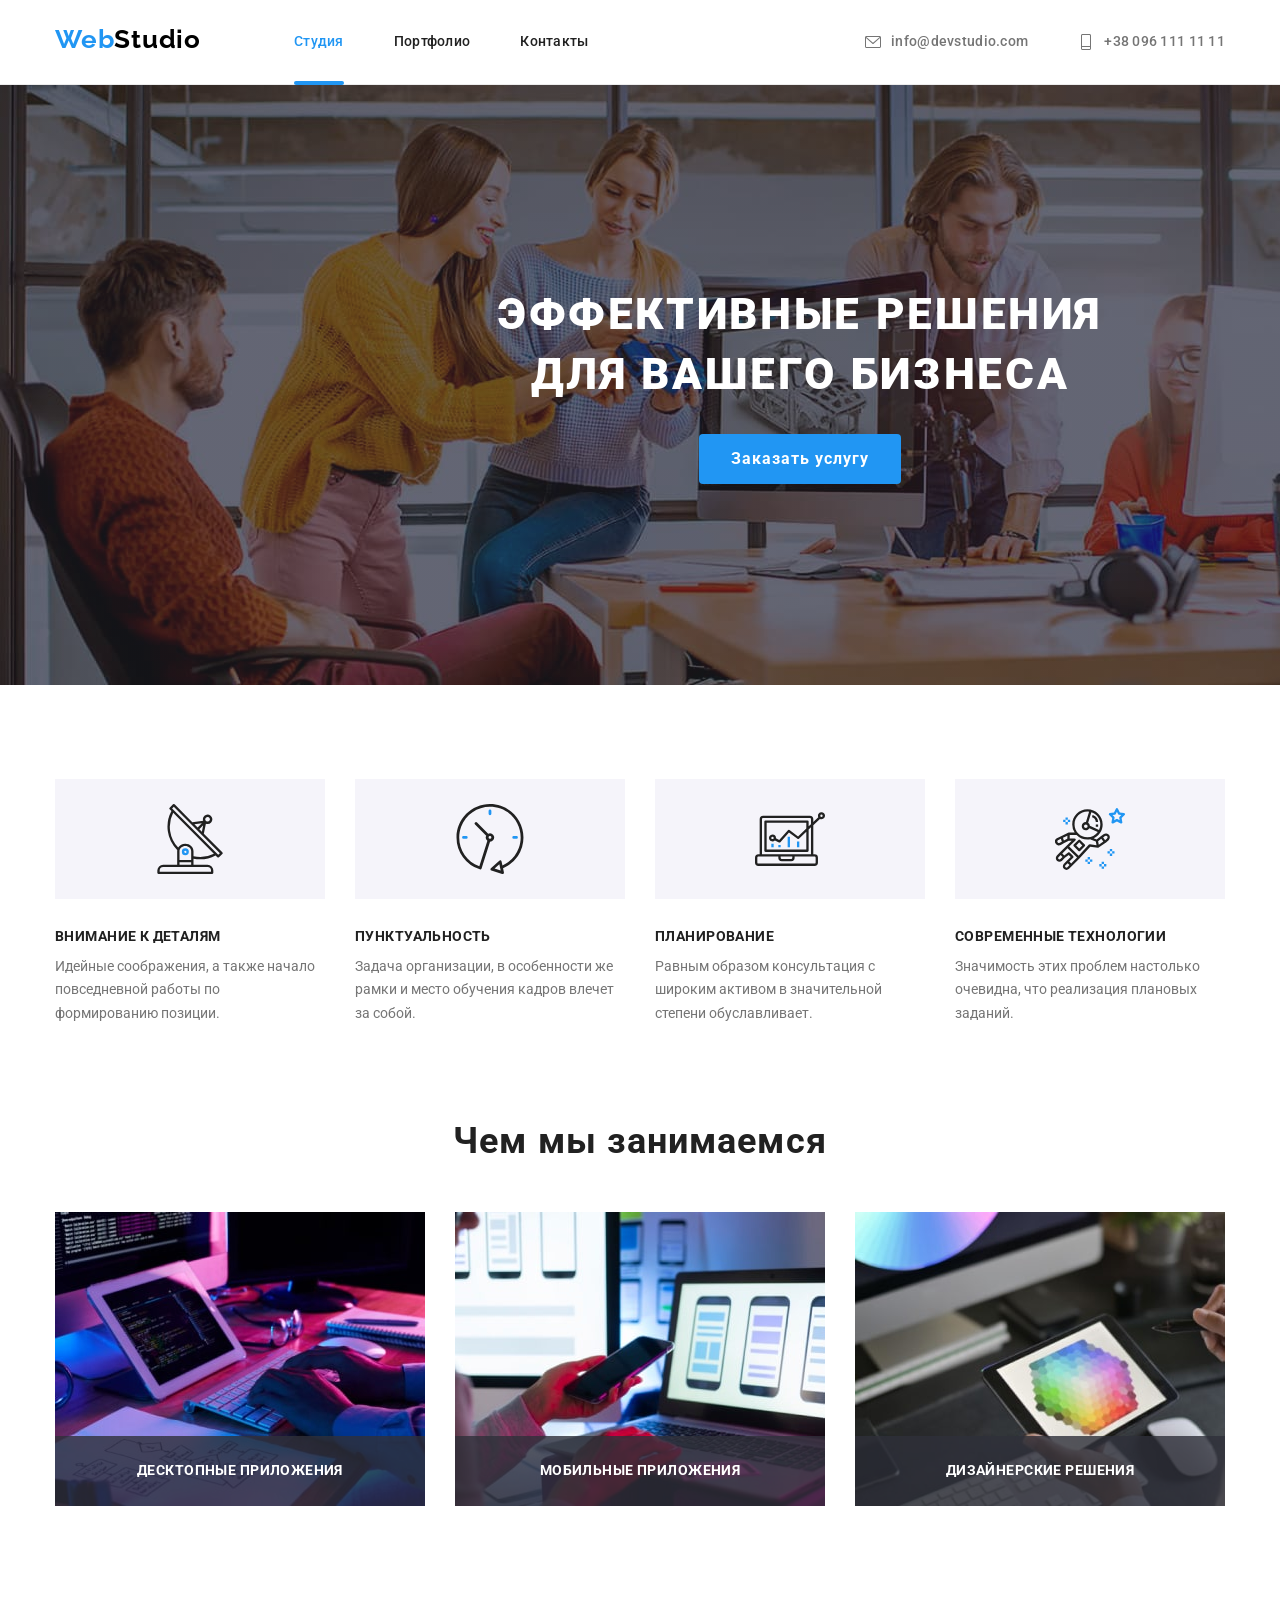
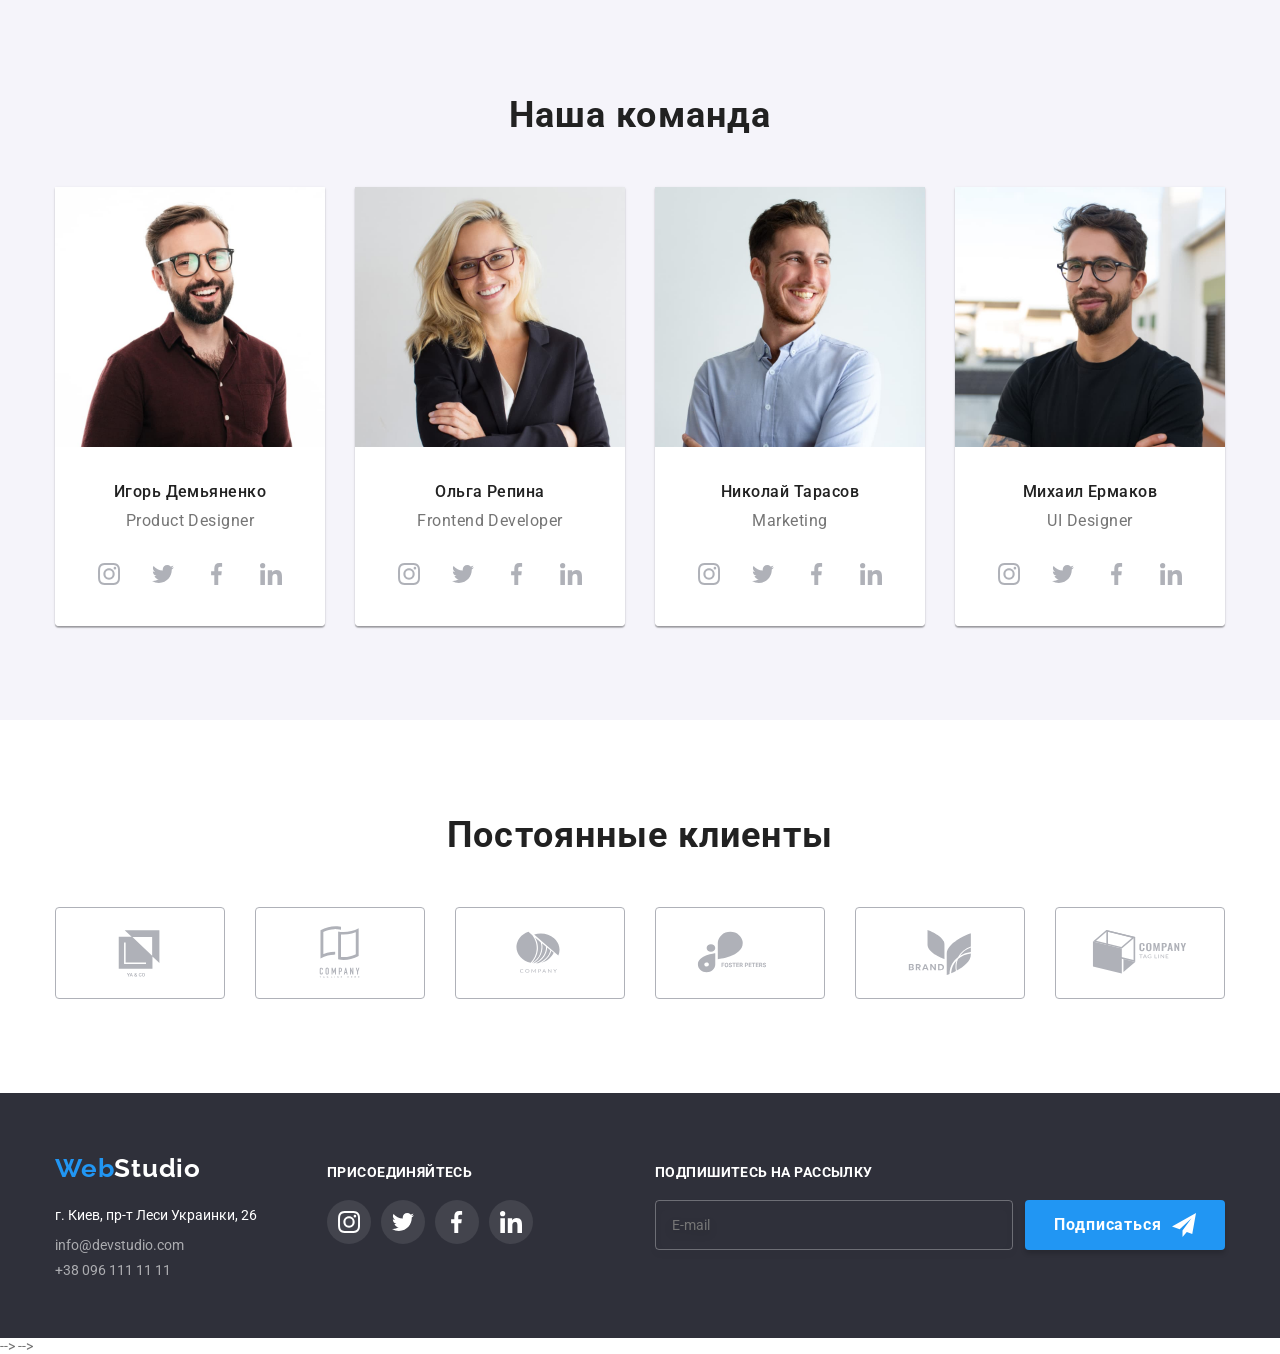
<file: index.html>
<!DOCTYPE html>
<html lang="ru">
<head>
   <meta charset="UTF-8">
   <meta http-equiv="X-UA-Compatible" content="IE=edge">
   <meta name="viewport" content="width=device-width, initial-scale=1.0">
   <title>Студия</title>
   <link href="https://fonts.googleapis.com/css2?family=Raleway:wght@700&family=Roboto:wght@400;500;700;900&display=swap"
      rel="stylesheet">
   <link rel="stylesheet" href="https://cdnjs.cloudflare.com/ajax/libs/modern-normalize/1.1.0/modern-normalize.min.css" />
   <link rel="stylesheet" href="./css/main.min.css">

</head> 
<body>
      <!-- ----------------------------------------------------Header -->
    <header class="header">
      <div class="container container--flex">
      <a href="./index.html" rel="noopener noreferrer" class="logo" lang="en">Web<span class="logo__primary">Studio</span></a>
      <nav class="nav">
         <ul class="nav__list">
            <li class="nav__item"><a class="nav__link nav__link--curent" href="./index.html">Студия</a></li>
            <li class="nav__item"><a class="nav__link" href="./portfolio.html">Портфолио</a></li>
            <li class="nav__item"><a class="nav__link" href="">Контакты</a></li>
         </ul>
      </nav>
         <ul class="contact">
            <li class="contact__item">
               <a class="contact__link" href="mailto:info@devstudio.com"><svg class="contact__icon">
                  <use href="./images/icons/icons-svg/icon.svg#icon-mail-icon" ></use>
               </svg>info@devstudio.com</a></li>
            <li class="contact__item">
               <a class="contact__link" href="tel:+380961111111"><svg class="contact__icon">
                  <use href="./images/icons/icons-svg/icon.svg#icon-phone-icon" ></use>
               </svg>+38 096 111 11 11</a>
            </li>
         </ul>
      </div>
   </header>
   <main>
      <!------------------------------------------------------ Hero -->
      <section class="section hero">
         <div class="container">
            <h1 class="hero__title">Эффективные решения для вашего бизнеса</h1>
            <button class="hero__button" type="button" data-modal-open>Заказать услугу</button>
         </div>
      </section>
      <!-- -----------------------------------------------Особенности -->
       <section class="features section">
         <div class="container">
            <h2 class="visually-hidden">Особенности</h2>
            <ul class="features__list">
               <li class="features__item">
                  <div class="features__box">
                     <svg class="features__icon">
                        <use href="./images/icons/features-icon/features-icon.svg#icon-antenna1"></use>
                     </svg>
                  </div>
                  <h3 class="features__caption">Внимание к деталям</h3>
                  <p class="features__text">Идейные соображения, а также начало повседневной работы по формированию позиции.</p>
               </li>
               <li class="features__item">
                  <div class="features__box">
                     <svg class="features__icon">
                        <use href="./images/icons/features-icon/features-icon.svg#icon-clock2"></use>
                     </svg>
                  </div>
                  <h3 class="features__caption">Пунктуальность</h3>
                  <p class="features__text">Задача организации, в особенности же рамки и место обучения кадров влечет за собой.</p>
               </li>
               <li class="features__item">
                  <div class="features__box">
                     <svg class="features__icon">
                        <use href="./images/icons/features-icon/features-icon.svg#icon-diagram3"></use>
                     </svg>
                  </div>
                  <h3 class="features__caption">Планирование</h3>
                  <p class="features__text">Равным образом консультация с широким активом в значительной степени обуславливает.</p>
               </li>
               <li class="features__item">
                  <div class="features__box">
                     <svg class="features__icon">
                        <use href="./images/icons/features-icon/features-icon.svg#icon-astronaut-4"></use>
                     </svg>
                  </div>
                  <h3 class="features__caption">Современные технологии</h3>
                  <p class="features__text">Значимость этих проблем настолько очевидна, что реализация плановых заданий.</p>
               </li>
            </ul>
         </div>
      </section>
      <!-- ---------------------------------------------Чем занимаемся-->
       <section class="work section"> 
         <div class="container">
            <h2 class="work__title title">Чем мы занимаемся</h2>
            <ul class="work__list">
               <li class="work__item">
                  <div class="overlay__box">
                     <p class="overlay__text">Десктопные приложения</p>
                  </div>
                  <picture>
                     <source 
                     srcset="./images/work/img-desktop@1x.jpg 1x, ./images/work/img-desktop@2x.jpg 2x"
                     media="(min-width:1200px)">
                     <img class="work__image" width="370" height="294" src="./images/work/img-desktop@1x.jpg" alt="кодирование">
                  </picture>
               </li>
               <li class="work__item">
                  <div class="overlay__box">
                     <p class="overlay__text">Мобильные приложения</p>
                  </div>
                  <picture>
                     <source srcset="./images/work/img1-desktop@1x.jpg 1x, ./images/work/img1-desktop@2x.jpg 2x" media="(min-width:1200px)">
                     <img class="work__image" width="370" height="294" src="./images/work/img1-desktop@1x.jpg" alt="сервис">
                  </picture>
               </li>
               <li class="work__item">
                  <div class="overlay__box">
                     <p class="overlay__text">Дизайнерские решения</p>
                  </div>
                  <picture>
                     <source srcset="./images/work/img2-desktop@1x.jpg 1x, ./images/work/img2-desktop@2x.jpg 2x" media="(min-width:1200px)">
                     <img class="work__image" width="370" height="294" src="./images/work/img2-desktop@1x.jpg" alt="дизайн">
                  </picture>
                  
               </li>
            </ul>
         </div>
      </section> 
      <!-- ---------------------------------------------Наша команда -->
      <section class="team">
         <div class="container">
            <h2 class="team__title title">Наша команда</h2>
            <ul class="team__list">
               <li class="team__item">
                  <picture>
                     <source srcset="./images/team/person1.jpg 1x, ./images/team/person1-desktop@2x.jpg 2x" media="(min-width:1200px)">
                     <source srcset="./images/team/person1-tablet@1x.jpg 1x, ./images/team/person1-tablet@2x.jpg 2x" media="(min-width:768px)">
                     <source srcset="./images/team/person1-mob@1x.jpg 1x, ./images/team/person1-mob@2x.jpg 2x" media="(min-width:480px)">
                     <img src="./images/team/person1.jpg" alt="персонал1" class="team__pictures">
                  </picture>
                  <div class="team-box">
                     <h3 class="team-box__caption">Игорь Демьяненко</h3>
                     <p class="team-box__text" lang="en">Product Designer</p>
                     <ul class="team-icon__list">
                        <li class="team-icon__item">
                           <a href="#" class="team-icon__link">
                              <svg class="team-icon__icon">
                                 <use href="./images/icons/icons-svg/icon.svg#icon-instagram-icon"></use>
                              </svg>
                           </a>
                        </li>
                        <li class="team-icon__item">
                           <a href="#" class="team-icon__link">
                              <svg class="team-icon__icon">
                                 <use href="./images/icons/icons-svg/icon.svg#icon-twitter-icon"></use>
                              </svg>
                           </a>
                        </li>
                        <li class="team-icon__item">
                           <a href="#" class="team-icon__link">
                              <svg class="team-icon__icon">
                                 <use href="./images/icons/icons-svg/icon.svg#icon-facebook-icon"></use>
                              </svg>
                           </a>
                        </li>
                        <li class="team-icon__item">
                           <a href="#" class="team-icon__link">
                              <svg class="team-icon__icon">
                                 <use href="./images/icons/icons-svg/icon.svg#icon-linkedin-icon"></use>
                              </svg>
                           </a>
                        </li>
                     </ul>
                  </div>
               </li>
               <li class="team__item">
                  <picture>
                     <source srcset="./images/team/person2.jpg 1x, ./images/team/person2-desktop@2x.jpg 2x" media="(min-width:1200px)">
                     <source srcset="./images/team/person2-tablet@1x.jpg 1x, ./images/team/person2-tablet@2x.jpg 2x" media="(min-width:768px)">
                     <source srcset="./images/team/person2-mob@1x.jpg 1x, ./images/team/person2-mob@2x.jpg 2x" media="(min-width:480px)">
                     <img src="./images/team/person2.jpg" alt="персонал1" class="team__pictures">
                  </picture>
                  <div class="team-box">
                     <h3 class="team-box__caption">Ольга Репина</h3>
                     <p class="team-box__text" lang="en">Frontend Developer</p>
                     <ul class="team-icon__list">
                        <li class="team-icon__item">
                           <a href="#" class="team-icon__link">
                              <svg class="team-icon__icon">
                                 <use href="./images/icons/icons-svg/icon.svg#icon-instagram-icon"></use>
                              </svg>
                           </a>
                        </li>
                        <li class="team-icon__item">
                           <a href="#" class="team-icon__link">
                              <svg class="team-icon__icon">
                                 <use href="./images/icons/icons-svg/icon.svg#icon-twitter-icon"></use>
                              </svg>
                           </a>
                        </li>
                        <li class="team-icon__item">
                           <a href="#" class="team-icon__link">
                              <svg class="team-icon__icon">
                                 <use href="./images/icons/icons-svg/icon.svg#icon-facebook-icon"></use>
                              </svg>
                           </a>
                        </li>
                        <li class="team-icon__item">
                           <a href="#" class="team-icon__link">
                              <svg class="team-icon__icon">
                                 <use href="./images/icons/icons-svg/icon.svg#icon-linkedin-icon"></use>
                              </svg>
                           </a>
                        </li>
                     </ul>
                  </div>
               </li>
               <li class="team__item">
                  <picture>
                     <source srcset="./images/team/person3.jpg 1x, ./images/team/person3-desktop@2x.jpg 2x" media="(min-width:1200px)">
                     <source srcset="./images/team/person3-tablet@1x.jpg 1x, ./images/team/person3-tablet@2x.jpg 2x" media="(min-width:768px)">
                     <source srcset="./images/team/person3-mob@1x.jpg 1x, ./images/team/person3-mob@2x.jpg 2x" media="(min-width:480px)">
                     <img src="./images/team/person3.jpg" alt="персонал1" class="team__pictures">
                  </picture>
                  <div class="team-box">
                     <h3 class="team-box__caption">Николай Тарасов</h3>
                     <p class="team-box__text" lang="en">Marketing</p>
                     <ul class="team-icon__list">
                        <li class="team-icon__item">
                           <a href="#" class="team-icon__link">
                              <svg class="team-icon__icon">
                                 <use href="./images/icons/icons-svg/icon.svg#icon-instagram-icon"></use>
                              </svg>
                           </a>
                        </li>
                        <li class="team-icon__item">
                           <a href="#" class="team-icon__link">
                              <svg class="team-icon__icon">
                                 <use href="./images/icons/icons-svg/icon.svg#icon-twitter-icon"></use>
                              </svg>
                           </a>
                        </li>
                        <li class="team-icon__item">
                           <a href="#" class="team-icon__link">
                              <svg class="team-icon__icon">
                                 <use href="./images/icons/icons-svg/icon.svg#icon-facebook-icon"></use>
                              </svg>
                           </a>
                        </li>
                        <li class="team-icon__item">
                           <a href="#" class="team-icon__link">
                              <svg class="team-icon__icon">
                                 <use href="./images/icons/icons-svg/icon.svg#icon-linkedin-icon"></use>
                              </svg>
                           </a>
                        </li>
                     </ul>
                   </div>
               </li>
               <li class="team__item">
                  <picture>
                     <source srcset="./images/team/person4.jpg 1x, ./images/team/person4-desktop@2x.jpg 2x" media="(min-width:1200px)">
                     <source srcset="./images/team/person4-tablet@1x.jpg 1x, ./images/team/person4-tablet@2x.jpg 2x"
                        media="(min-width:768px)">
                     <source srcset="./images/team/person4-mob@1x.jpg 1x, ./images/team/person4-mob@2x.jpg 2x" media="(min-width:480px)">
                     <img src="./images/team/person4.jpg" alt="персонал1" class="team__pictures">
                  </picture>
                  <div class="team-box">
                     <h3 class="team-box__caption">Михаил Ермаков</h3>
                     <p class="team-box__text" lang="en">UI Designer</p>
                     <ul class="team-icon__list">
                        <li class="team-icon__item">
                           <a href="#" class="team-icon__link">
                              <svg class="team-icon__icon">
                                 <use href="./images/icons/icons-svg/icon.svg#icon-instagram-icon"></use>
                              </svg>
                           </a>
                        </li>
                        <li class="team-icon__item">
                           <a href="#" class="team-icon__link">
                              <svg class="team-icon__icon">
                                 <use href="./images/icons/icons-svg/icon.svg#icon-twitter-icon"></use>
                              </svg>
                           </a>
                        </li>
                        <li class="team-icon__item">
                           <a href="#" class="team-icon__link">
                              <svg class="team-icon__icon">
                                 <use href="./images/icons/icons-svg/icon.svg#icon-facebook-icon"></use>
                              </svg>
                           </a>
                        </li>
                        <li class="team-icon__item">
                           <a href="#" class="team-icon__link">
                              <svg class="team-icon__icon">
                                 <use href="./images/icons/icons-svg/icon.svg#icon-linkedin-icon"></use>
                              </svg>
                           </a>
                        </li>
                     </ul>
                  </div>
               </li>
            </ul>
         </div>
      </section>
      <!-- -----------------------------------------------Наши партнеры -->
      <section class="section">
         <div class="container">
            <h2 class="client__title title">Постоянные клиенты</h2>
            <ul class="client__list">
               <li class="client__item">
                  <a href="#" class="client__link">
                     <svg class="client__logo">
                        <use href="./images/icons/logo/logo-defs.svg#icon-logo1" ></use>
                     </svg>   
                  </a>
               </li>
               <li class="client__item">
                  <a href="#" class="client__link">
                     <svg class="client__logo">
                        <use href="./images/icons/logo/logo-defs.svg#icon-logo2"></use>
                     </svg>
                  </a>
               </li>
               <li class="client__item">
                  <a href="#" class="client__link">
                     <svg class="client__logo">
                        <use href="./images/icons/logo/logo-defs.svg#icon-logo3"></use>
                     </svg>
                  </a>
               </li>
               <li class="client__item">
                  <a href="#" class="client__link">
                     <svg class="client__logo">
                        <use href="./images/icons/logo/logo-defs.svg#icon-logo4"></use>
                     </svg>
                  </a>
               </li>
               <li class="client__item">
                  <a href="#" class="client__link">
                     <svg class="client__logo">
                        <use href="./images/icons/logo/logo-defs.svg#icon-logo5"></use>
                     </svg>
                  </a>
               </li>
               <li class="client__item">
                  <a href="#" class="client__link">
                     <svg class="client__logo">
                        <use href="./images/icons/logo/logo-defs.svg#icon-logo6"></use>
                     </svg>
                  </a>
               </li>
            </ul>
         </div>
      </section>
   </main>
   <!-------------------------------------------------------Footer -->
    <footer class="footer">
      <div class="container footer--container">
        <div class="logo_container">
         <a href="./index.html" rel="noopener noreferrer" class="logo" lang="en">Web<span
            class="logo__secondary">Studio</span></a>
         <address class="address">
            <p class="address__destination">г. Киев, пр-т Леси Украинки, 26</p>
            <ul class="address__list">
               <li class="address__item"><a class="address__contact" href="mailto:info@devstudio.com">info@devstudio.com</a></li>
               <li class="address__item"><a class="address__contact" href="tel:+380961111111">+38 096 111 11 11</a></li>
            </ul>
         </address>
        </div>
        <div class="join__container">
           <p class="join__title">
            присоединяйтесь
           </p>
           <ul class="join__list">
              <li class="join__items">
                 <a href="#" class="join__link"> 
                  <svg class="join__icon">
                     <use href="./images/icons/icons-svg/icon.svg#icon-instagram-icon"></use>
                  </svg>
                 </a>
               </li>
              <li class="join__items">
                 <a href="#" class="join__link">
                 <svg class="join__icon">
                    <use href="./images/icons/icons-svg/icon.svg#icon-twitter-icon" ></use>
                 </svg>   
                  </a>
               </li>
              <li class="join__items">
                 <a href="#" class="join__link">
                  <svg class="join__icon">
                     <use href="./images/icons/icons-svg/icon.svg#icon-facebook-icon" ></use>
                  </svg>                 
                 </a>
               </li>
              <li class="join__items">
                 <a href="#" class="join__link">
                  <svg class="join__icon">
                     <use href="./images/icons/icons-svg/icon.svg#icon-linkedin-icon" ></use>
                  </svg>                     
                 </a>
               </li>
           </ul>
        </div>
        <div class="sign-up__container">
           <form action="" class="sign-up__form" >
              <div class="sign-up__box">
                  <label for="sign-up-mail" class="sign-up__label">Подпишитесь на рассылку</label>
                  <input type="email" name="sign-up-mail" id="sign-up-mail" class="sign-up__input" placeholder="E-mail">
               </div>
               <div class="button">
                  <button type="submit" class="button__sign-up">Подписаться<svg class="button__icon">
                        <use href="./images/icons/modal-icon/modals.svg#icon-sign-up"></use>
                     </svg></button>
               </div>
            </form>
              
        </div>
      </div>
   </footer> -->
            <div class="backdrop is-hidden" data-modal>
               <div class="modal">
                  <button class="close" data-modal-close>
                     <svg class="close__button">
                        <use href="./images/icons/modal-icon/modals.svg#icon-close-black"></use>
                     </svg>
                  </button>
                  <p class="modal__title">Оставьте свои данные, мы вам перезвоним</p>
                  <form action="" class="form" autocomplete="on">
                     <div class="form__container">
                        <div class="form__box">
                           <label for="user-name" class="form__label">Имя</label>
                           <div class="form__icon-box">
                              <input type="text" name="user-name" id="user-name" class="form__input">
                              <svg class="form__icon-svg">
                                 <use href="./images/icons/modal-icon/modals.svg#icon-name"></use>
                              </svg>
                           </div>
                        </div>
                        <div class="form__box">
                           <label for="user-tel" class="form__label">Телефон</label>
                           <div class="form__icon-box">
                              <input type="tel" name="user-tel" id="user-tel" class="form__input">
                              <svg class="form__icon-svg">
                                 <use href="./images/icons/modal-icon/modals.svg#icon-tel"></use>
                              </svg>
                           </div>
                        </div>
                        <div class="form__box">
                           <label for="user-mail" class="form__label">Почта</label>
                           <div class="form__icon-box">
                              <input type="mail" name="user-mail" id="user-mail" class="form__input">
                              <svg class="form__icon-svg">
                                 <use href="./images/icons/modal-icon/modals.svg#icon-mail"></use>
                              </svg>
                           </div>
                        </div>
                        <div class="form__box">
                           <label for="user-comment" class="form__label">Комментарий</label>
                           <textarea name="user-comment" id="user-comment" cols="30" rows="10" placeholder="Введите текст"
                              class="form__comment"></textarea>
                        </div>
                        <div class="form__checkbox">
                           <input type="checkbox" name="user-policy" id="user-policy" class="form__input-policy visually-hidden">
                           <label for="user-policy" class="form__policy-text"><span class="form__border-checkbox">
                                 <svg class="form__icon-check" width="16" height="15">
                                    <use href="./images/icons/checkbox/checkbox-icon.svg#icon-check"></use>
                                 </svg>
                              </span>
                              Соглашаюсь с рассылкой и принимаю
                              <a href="#" class="form__policy-link">Условия договора</a>
                           </label>
                        </div>
                     </div>
                  </form> 
                  <button type="submit" class="button-submit">Отправить</button>
               </div>
            </div> -->

   <script src="./js/modal.js"></script>
 </body>
</html>
</file>
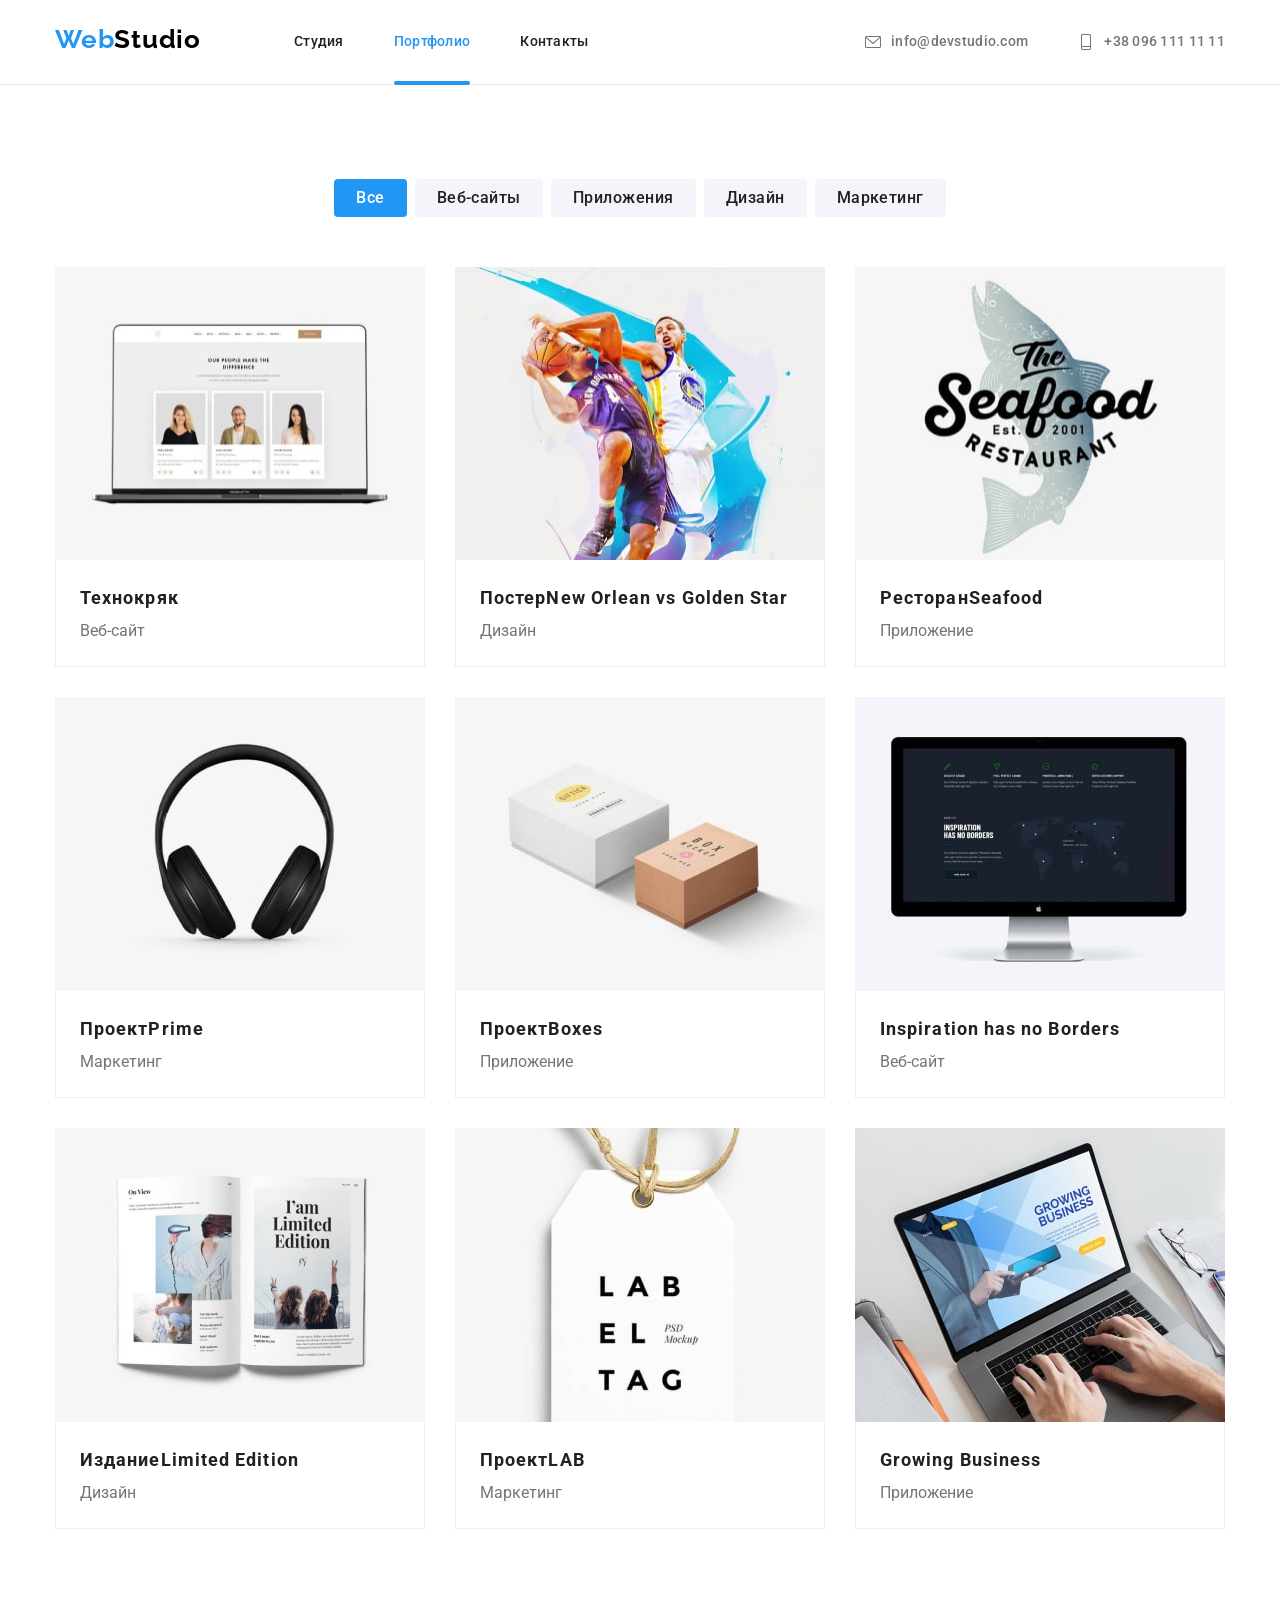
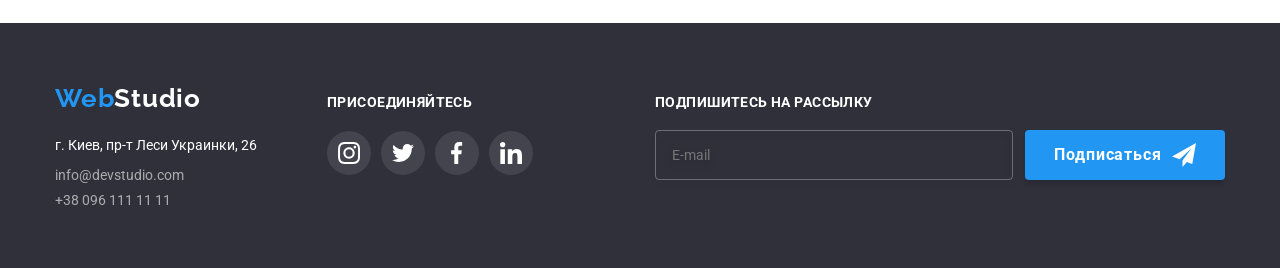
<file: portfolio.html>
<!DOCTYPE html>
<html lang="ru">
<head>
   <meta charset="UTF-8">
   <meta http-equiv="X-UA-Compatible" content="IE=edge">
   <meta name="viewport" content="width=device-width, initial-scale=1.0">
   <title>Портфолио</title>
   <link href="https://fonts.googleapis.com/css2?family=Raleway:wght@700&family=Roboto:wght@400;500;700;900&display=swap"
      rel="stylesheet">
   <link rel="stylesheet" href="https://cdnjs.cloudflare.com/ajax/libs/modern-normalize/1.1.0/modern-normalize.min.css" />
   <link rel="stylesheet" href="./css/main.min.css">

</head>
<body>
      <!-- Верхняя шапка -->
      <header class="header">
         <div class="container container--flex">
            <a href="./index.html" rel="noopener noreferrer" class="logo" lang="en">Web<span
                  class="logo__primary">Studio</span></a>
            <nav class="nav">
               <ul class="nav__list">
                  <li class="nav__item"><a class="nav__link" href="./index.html">Студия</a></li>
                  <li class="nav__item"><a class="nav__link nav__link--curent" href="./portfolio.html">Портфолио</a></li>
                  <li class="nav__item"><a class="nav__link" href="">Контакты</a></li>
               </ul>
            </nav>
            <ul class="contact">
               <li class="contact__item">
                  <a class="contact__link" href="mailto:info@devstudio.com"><svg class="contact__icon">
                        <use href="./images/icons/icons-svg/icon.svg#icon-mail-icon"></use>
                     </svg>info@devstudio.com</a>
               </li>
               <li class="contact__item">
                  <a class="contact__link" href="tel:+380961111111"><svg class="contact__icon">
                        <use href="./images/icons/icons-svg/icon.svg#icon-phone-icon"></use>
                     </svg>+38 096 111 11 11</a>
               </li>
            </ul>
         </div>
      </header>
      <main>
         <!-- Верхняя линия -->
      <section class="content section">
         <div class="container">
            <h1 class="visually-hidden">Портфолио</h1>
            <ul class="content__list">
               <li class="content__items">
                  <button class="content__button curent" type="button">Все</button>
               </li>
               <li class="content__items">
                  <button class="content__button" type="button">Веб-сайты</button>
               </li>
               <li class="content__items">
                  <button class="content__button" type="button">Приложения</button>
               </li>
               <li class="content__items">
                  <button class="content__button" type="button">Дизайн</button>
               </li>
               <li class="content__items">
                  <button class="content__button" type="button">Маркетинг</button>
               </li>
            </ul>
            <ul class="card__list">
               <li class="card__items">
                  <a href="" class="card__link">
                     <div class="card__body">
                        <img class="card__image" width="370" height="294" src="./images/portfolio/portfolio1.jpg" alt="Ноутбук">
                        <div class="overlay">
                           <p class="overlay__caption">
                              Технокряк это современная площадка распространения коронавируса. Компании используют эту платформу для цифрового
                              шпионажа и атак на защищённые сервера конкурентов.
                           </p>
                        </div>
                     </div>
                     <div class="card-block">
                        <h2 class="card-block__title">Технокряк</h2>
                        <p class="card-block__text">Веб-сайт</p>
                     </div>
                  </a>
               </li>
               <li class="card__items">
                  <a href="" class="card__link">
                     <div class="card__body">
                        <img class="card__image" width="370" height="294" src="./images/portfolio/portfolio2.jpg" alt="Постер">
                        <div class="overlay">
                           <p class="overlay__caption">
                              Lorem ipsum dolor sit amet consectetur adipisicing elit. Inventore culpa dignissimos vero dicta. Aspernatur eos voluptate dignissimos enim obcaecati ducimus?
                           </p>
                        </div>
                     </div>
                     <div class="card-block">
                        <h2 class="card-block__title">Постер<span lang="en">New Orlean vs Golden Star</span></h2>
                        <p class="card-block__text">Дизайн</p>
                     </div>
                  </a>
               </li>
               <li class="card__items">
                  <a href="" class="card__link">
                     <div class="card__body">
                        <img class="card__image" width="370" height="294" src="./images/portfolio/portfolio3.jpg" alt="Ресторан">
                        <div class="overlay">
                           <p class="overlay__caption">
                              Lorem ipsum dolor sit amet consectetur adipisicing elit. Inventore culpa dignissimos vero dicta. Aspernatur eos
                              voluptate dignissimos enim obcaecati ducimus?
                           </p>
                        </div>
                     </div>
                     <div class="card-block">
                        <h2 class="card-block__title">Ресторан<span lang="en">Seafood</span></h2>
                        <p class="card-block__text">Приложение</p>
                     </div>
                  </a>
               </li>
               <li class="card__items">
                  <a href="" class="card__link">
                     <div class="card__body">
                        <img class="card__image" width="370" height="294" src="./images/portfolio/portfolio4.jpg" alt="Наушник">
                        <div class="overlay">
                           <p class="overlay__caption">
                              Lorem ipsum dolor sit amet consectetur adipisicing elit. Inventore culpa dignissimos vero dicta. Aspernatur eos
                              voluptate dignissimos enim obcaecati ducimus?
                           </p>
                        </div>
                     </div>
                     <div class="card-block">
                        <h2 class="card-block__title">Проект<span lang="en">Prime</span></h2>
                        <p class="card-block__text">Маркетинг</p>
                     </div>
                  </a>
               </li>
               <li class="card__items">
                  <a href="" class="card__link">
                     <div class="card__body">
                        <img class="card__image" width="370" height="294" src="./images/portfolio/portfolio5.jpg" alt="Коробки">
                        <div class="overlay">
                           <p class="overlay__caption">
                              Lorem ipsum dolor sit amet consectetur adipisicing elit. Inventore culpa dignissimos vero dicta. Aspernatur eos
                              voluptate dignissimos enim obcaecati ducimus?
                           </p>
                        </div>
                     </div>
                     <div class="card-block">
                        <h2 class="card-block__title">Проект<span lang="en">Boxes</span></h2>
                        <p class="card-block__text">Приложение</p>
                     </div>
                  </a>
               </li>
               <li class="card__items">
                  <a href="" class="card__link">
                     <div class="card__body">
                        <img class="card__image" width="370" height="294" src="./images/portfolio/portfolio6.jpg" alt="Компьютер">
                        <div class="overlay">
                           <p class="overlay__caption">
                              Lorem ipsum dolor sit amet consectetur adipisicing elit. Inventore culpa dignissimos vero dicta. Aspernatur eos
                              voluptate dignissimos enim obcaecati ducimus?
                           </p>
                        </div>
                     </div>
                     <div class="card-block">
                        <h2 class="card-block__title" lang="en">Inspiration has no Borders</h2>
                        <p class="card-block__text">Веб-сайт</p>
                     </div>
                  </a>
               </li>
               <li class="card__items">
                  <a href="" class="card__link">
                     <div class="card__body">
                        <img class="card__image" width="370" height="294" src="./images/portfolio/portfolio7.jpg" alt="Книга">
                        <div class="overlay">
                           <p class="overlay__caption">
                              Lorem ipsum dolor sit amet consectetur adipisicing elit. Inventore culpa dignissimos vero dicta. Aspernatur eos
                              voluptate dignissimos enim obcaecati ducimus?
                           </p>
                        </div>
                     </div>
                     <div class="card-block">
                        <h2 class="card-block__title">Издание<span lang="en">Limited Edition</span></h2>
                        <p class="card-block__text">Дизайн</p>
                     </div>
                  </a>
               </li>
               <li class="card__items">
                  <a href="" class="card__link">
                     <div class="card__body">
                        <img class="card__image" width="370" height="294" src="./images/portfolio/portfolio8.jpg" alt="Бирка">
                        <div class="overlay">
                           <p class="overlay__caption">
                              Lorem ipsum dolor sit amet consectetur adipisicing elit. Inventore culpa dignissimos vero dicta. Aspernatur eos
                              voluptate dignissimos enim obcaecati ducimus?
                           </p>
                        </div>
                     </div>
                     <div class="card-block">
                        <h2 class="card-block__title">Проект<span lang="en">LAB</span></h2>
                     <p class="card-block__text">Маркетинг</p>
                  </div>
                  </a>
               </li>
               <li class="card__items">
                  <a href="" class="card__link">
                     <div class="card__body">
                        <img class="card__image" width="370" height="294" src="./images/portfolio/portfolio9.jpg" alt="Бизнес">
                        <div class="overlay">
                           <p class="overlay__caption">
                              Lorem ipsum dolor sit amet consectetur adipisicing elit. Inventore culpa dignissimos vero dicta. Aspernatur eos
                              voluptate dignissimos enim obcaecati ducimus?
                           </p>
                        </div>
                     </div>
                     <div class="card-block">
                        <h2 class="card-block__title" lang="en">Growing Business</h2>
                        <p class="card-block__text">Приложение</p>
                     </div>
                  </a>
               </li>
            </ul>
         </div>
      </section>
      </main>
      <!-- Подвал -->
      <footer class="footer">
         <div class="container footer--container">
            <div class="logo_container">
               <a href="./index.html" rel="noopener noreferrer" class="logo" lang="en">Web<span
                     class="logo__secondary">Studio</span></a>
               <address class="address">
                  <p class="address__destination">г. Киев, пр-т Леси Украинки, 26</p>
                  <ul class="address__list">
                     <li class="address__item"><a class="address__contact"
                           href="mailto:info@devstudio.com">info@devstudio.com</a></li>
                     <li class="address__item"><a class="address__contact" href="tel:+380961111111">+38 096 111 11 11</a></li>
                  </ul>
               </address>
            </div>
            <div class="join__container">
               <p class="join__title">
                  присоединяйтесь
               </p>
               <ul class="join__list">
                  <li class="join__items">
                     <a href="#" class="join__link">
                        <svg class="join__icon">
                           <use href="./images/icons/icons-svg/icon.svg#icon-instagram-icon"></use>
                        </svg>
                     </a>
                  </li>
                  <li class="join__items">
                     <a href="#" class="join__link">
                        <svg class="join__icon">
                           <use href="./images/icons/icons-svg/icon.svg#icon-twitter-icon"></use>
                        </svg>
                     </a>
                  </li>
                  <li class="join__items">
                     <a href="#" class="join__link">
                        <svg class="join__icon">
                           <use href="./images/icons/icons-svg/icon.svg#icon-facebook-icon"></use>
                        </svg>
                     </a>
                  </li>
                  <li class="join__items">
                     <a href="#" class="join__link">
                        <svg class="join__icon">
                           <use href="./images/icons/icons-svg/icon.svg#icon-linkedin-icon"></use>
                        </svg>
                     </a>
                  </li>
               </ul>
            </div>
            <div class="sign-up__container">
               <form action="" class="sugn-up__form">
                  <div class="sign-up__box">
                     <label for="sign-up-mail" class="sign-up__label">Подпишитесь на рассылку</label>
                     <input type="email" name="sign-up-mail" id="sign-up-mail" class="sign-up__input" placeholder="E-mail">
                  </div>
               </form>
               <div class="button">
                  <button type="submit" class="button__sign-up">Подписаться<svg class="button__icon">
                        <use href="./images/icons/modal-icon/modals.svg#icon-sign-up"></use>
                     </svg></button>
               </div>
            </div>
         </div>
      </footer>
   </body>
</html>
</file>
<file: css/main.min.css>
:root{--primary-text-color: #757575;--title-text-color: #212121;--accent-color: #2196f3;--primary-white-color: #ffffff;--button-bgc-color: #f5f4fa;--header-bgc-color: #2f303a;--team-bgc-color: #f5f4fa;--footer-contact-color: rgba(255, 255, 255, 0.6);--header-border-color: #ececec;--content-border-color: #eeeeee;--features-icon-background: #f5f4fa;--features-icon-color: #212121;--footer-icon-background: #43444d;--team-icon-color: #afb1b8;--client-border-color: #afb1b8;--client-logo-color: #afb1b8;--logo-primary-color: #000000;--overflow-bgc-color: rgba(33, 150, 243, 0.9);--timing-function: cubic-bezier(0.4, 0, 0.2, 1);--time: 250ms;--work-overlay-bgc-color: rgba(47, 48, 58, 0.8);--modal-title-color: #212121;--modal-icon-input-color: #212121;--modal-text-color: #757575;--modal-comment-placeholder: rgba(117, 117, 117, 0.5);--modal-policy-link: #2196f3;--modal-button-submit-color: #ffffff;--modal-checkbox-border-color: #212121;--main-font: Roboto, sans-serif;--second-font: Raleway, sans-serif;--gap: 30px}li{list-style:none}img{display:block;max-width:100%;height:auto}h1,h2,h3,h4,h5,h6,p,ul{margin:0;padding:0}ul{display:inline-block;padding-left:0}input:-webkit-autofill,input:-webkit-autofill:hover,input:-webkit-autofill:focus,input:-webkit-autofill:active{transition:background-color 5000s ease-in-out 0s;-webkit-box-shadow:0 0 0px 1000px #fff inset}.visually-hidden{position:absolute;width:1px;height:1px;margin:-1px;border:0;padding:0;white-space:nowrap;clip-path:inset(100%);clip:rect(0 0 0 0);overflow:hidden}body{background-color:var(--primary-white-color);color:var(--primary-text-color);font-family:Roboto, sans-serif;font-size:14px}.title{font-weight:700;font-size:28px;line-height:1.17;letter-spacing:0.03em;color:var(--title-text-color);text-align:center}@media screen and (min-width: 1200px){.title{font-size:36px}}.container{min-width:200px;margin:0 auto;padding-left:15px;padding-right:15px;padding-top:0;padding-bottom:0}.hero .container{width:360px;padding:0;text-align:center}@media screen and (min-width: 1200px){.hero .container{width:696px}}@media screen and (min-width: 480px){.container{width:450px}}@media screen and (min-width: 768px){.container{width:768px}}@media screen and (min-width: 1200px){.container{width:1200px}}.section{padding-top:60px;padding-bottom:60px}@media screen and (min-width: 1200px){.section{padding-top:94px;padding-bottom:94px}}.section.hero{padding:0}.header{border-bottom:1px solid var(--header-border-color)}.container--flex{display:flex}.logo{display:block;padding-top:24px;padding-bottom:24px;font-family:Raleway;font-size:26px;font-weight:700;line-height:1.2;letter-spacing:.03em;color:var(--accent-color);text-decoration:none}.logo__primary{font-family:Raleway;font-size:26px;font-weight:700;line-height:1.2;letter-spacing:.03em;color:var(--logo-primary-color)}.logo__secondary{font-family:Raleway;font-size:26px;font-weight:700;line-height:1.2;letter-spacing:.03em;color:var(--primary-white-color)}.logo_container .logo{padding:0;margin-bottom:20px}.nav{margin-left:93px}.nav__list{display:flex}.nav__list .nav__item+.nav__item{margin-left:50px;flex-basis:calc(100% /  - )}.nav__link{position:relative;display:block;padding-top:32px;padding-bottom:32px;font-family:Roboto;font-size:14px;font-weight:500;line-height:1.4;letter-spacing:.02em;color:var(--title-text-color);text-decoration:none;transition-property:color;transition-duration:var(--time);transition-timing-function:var(--timing-function)}.nav__link:hover,.nav__link:focus{color:var(--accent-color)}.nav__link--curent{color:var(--accent-color)}.nav__link--curent::after{content:' ';width:100%;height:4px;position:absolute;bottom:-1px;left:0;background-color:var(--accent-color);border-radius:2px}.contact__link{display:flex;align-items:center;padding-top:32px;padding-bottom:32px;font-family:Roboto;font-size:14px;font-weight:500;line-height:1.4;letter-spacing:.02em;color:var(--primary-text-color);text-decoration:none;transition-property:color;transition-duration:var(--time);transition-timing-function:var(--timing-function)}.contact__link:hover,.contact__link:focus{color:var(--accent-color)}.contact{display:flex;margin-left:auto}.contact .contact__item+.contact__item{margin-left:50px;flex-basis:calc(100% /  - )}.contact__item{display:flex;align-items:center}.contact__icon{width:16px;height:16px;margin-right:10px;fill:currentColor}.hero{width:100%;margin-left:auto;margin-right:auto;display:flex;align-items:center;height:400px;background-image:linear-gradient(to right, rgba(47,48,58,0.4), rgba(47,48,58,0.4)),url("../images/background/background-mob@1x.jpg");background-position:center;background-repeat:no-repeat;background-size:cover;background-color:var(--header-bgc-color)}@media screen and (min-width: 480px){.hero{width:480px}}@media screen and (min-width: 480px) and (min-device-pixel-ratio: 2), screen and (min-width: 480px) and (min-resolution: 192dpi), screen and (min-width: 480px) and (min-resolution: 2dppx){.hero{background-image:linear-gradient(to right, rgba(47,48,58,0.4), rgba(47,48,58,0.4)),url("../images/background/background-mob@2x.jpg")}}@media screen and (min-width: 768px){.hero{width:768px;background-image:linear-gradient(to right, rgba(47,48,58,0.4), rgba(47,48,58,0.4)),url("../images/background/background-tablet@1x.jpg")}}@media screen and (min-width: 768px) and (min-device-pixel-ratio: 2), screen and (min-width: 768px) and (min-resolution: 192dpi), screen and (min-width: 768px) and (min-resolution: 2dppx){.hero{background-image:linear-gradient(to right, rgba(47,48,58,0.4), rgba(47,48,58,0.4)),url("../images/background/background-tablet@2x.jpg")}}@media screen and (min-width: 1200px){.hero{min-width:1600px;height:600px;background-image:linear-gradient(to right, rgba(47,48,58,0.4), rgba(47,48,58,0.4)),url("../images/background/background-desktop@1x.jpg")}}@media screen and (min-width: 1200px) and (min-device-pixel-ratio: 2), screen and (min-width: 1200px) and (min-resolution: 192dpi), screen and (min-width: 1200px) and (min-resolution: 2dppx){.hero{background-image:linear-gradient(to right, rgba(47,48,58,0.4), rgba(47,48,58,0.4)),url("../images/background/background-desktop@2x.jpg")}}.hero__title{margin-bottom:30px;font-family:Roboto;font-size:26px;font-weight:900;line-height:1.62;letter-spacing:.06em;color:var(--primary-white-color);text-transform:uppercase}@media screen and (min-width: 1200px){.hero__title{font-size:44px;line-height:1.36}}.hero__button{padding:10px 32px;background-color:var(--accent-color);border-style:none;cursor:pointer;border-radius:4px;font-family:Roboto;font-size:16px;font-weight:700;line-height:1.87;letter-spacing:.06em;color:var(--primary-white-color)}@media screen and (min-width: 768px){.features__list{width:768px;display:flex;flex-wrap:wrap;margin-left:-30px;margin-bottom:-30px}}@media screen and (min-width: 1200px){.features__list{width:1200px;margin-bottom:0}}@media screen and (max-width: 767px){.features__item:not(:last-child){margin-bottom:30px}}@media screen and (min-width: 768px){.features__item{flex-basis:calc(100% / 2 - 30px);margin-left:30px;margin-bottom:30px}}@media screen and (min-width: 1200px){.features__item{flex-basis:calc(100% / 4 - 30px);margin-bottom:0}}.features__caption{margin-bottom:10px;text-align:center;font-family:Roboto;font-size:14px;font-weight:700;line-height:1.14;letter-spacing:.03em;color:var(--title-text-color);text-transform:uppercase}@media screen and (min-width: 768px){.features__caption{text-align:left}}.features__text{line-height:1.71}.features__box{display:flex;justify-content:center;align-items:center;margin-bottom:30px;height:120px;color:var(--features-icon-color);background-color:var(--features-icon-background)}@media screen and (min-widht: 480px){.features__box{width:450px}}@media screen and (min-widht: 768px){.features__box{width:354px}}@media screen and (min-widht: 1200px){.features__box{width:270px}}.features__icon{width:70px;height:70px;fill:currentColor}.work__title{margin-bottom:50px}@media screen and (max-width: 1199px){.work{display:none}}@media screen and (min-width: 1200px){.work{padding-top:0}}.work__list{display:flex;justify-content:space-between;margin-left:-30px}.work__item{position:relative;margin-left:30px;flex-basis:calc((100% - 60px) / 3)}.overlay__box{display:flex;justify-content:center;align-items:center;position:absolute;width:100%;height:70px;bottom:0;left:0;background-color:var(--work-overlay-bgc-color)}.overlay__text{font-family:Roboto;font-size:14px;font-weight:700;line-height:1.14;letter-spacing:.03em;color:var(--primary-white-color);text-transform:uppercase}.team{background-color:var(--team-bgc-color);padding-top:60px;padding-bottom:60px}@media screen and (min-width: 1200px){.team{padding-top:94px;padding-bottom:94px}}.team__title{margin-bottom:30px}@media screen and (min-width: 1200px){.team__title{margin-bottom:50px}}.team-box__caption{font-family:Roboto;font-size:16px;font-weight:500;line-height:1.87;letter-spacing:.03em;color:var(--title-text-color)}.team-box__text{font-family:Roboto;font-size:16px;font-weight:400;line-height:1.87;letter-spacing:.03em;color:var(--primary-text-color);margin-bottom:16px}@media screen and (min-width: 768px){.team__list{width:768px;display:flex;flex-wrap:wrap;margin-left:-30px;margin-bottom:-30px}}@media screen and (min-width: 1200px){.team__list{width:1200px;margin-bottom:0}}.team__item{box-shadow:0px 1px 3px rgba(0,0,0,0.12),0px 1px 1px rgba(0,0,0,0.14),0px 2px 1px rgba(0,0,0,0.2);border-radius:0px 0px 4px 4px}@media screen and (max-width: 767px){.team__item:not(:last-child){margin-bottom:30px}}@media screen and (min-width: 768px){.team__item{flex-basis:calc(100% / 2 - 30px);margin-left:30px;margin-bottom:30px}}@media screen and (min-width: 1200px){.team__item{flex-basis:calc(100% / 4 - 30px);margin-bottom:0}}@media screen and (min-width: 480px){.team__pictures{width:450px;height:460px}}@media screen and (min-width: 768px){.team__pictures{width:354px;height:374px}}@media screen and (min-width: 1200px){.team__pictures{width:270px;height:260px}}.team-box{background-color:var(--primary-white-color);padding:30px 32px;text-align:center;border-radius:0px 0px 4px 4px}.team-icon__list{display:flex;margin-left:-10px}.team-icon__item{margin-left:10px;flex-basis:calc((100% - 30px) / 4)}.team-icon__link{display:flex;justify-content:center;align-items:center;width:44px;height:44px;color:var(--team-icon-color);transition-property:color,background-color,border-radius;transition-duration:var(--time);transition-timing-function:var(--timing-function)}.team-icon__link:hover,.team-icon__link:focus{color:var(--primary-white-color);background-color:var(--accent-color);border-radius:50%}.team-icon__icon{width:22px;height:22px;fill:currentColor}.client__title{margin-bottom:50px}.client__list{display:flex;flex-wrap:wrap;margin-left:-30px;margin-bottom:-30px}@media screen and (min-width: 1200px){.client__list{margin-bottom:0}}.client__item{margin-left:30px;margin-bottom:30px;flex-basis:calc(100% / 2 - 30px)}@media screen and (min-width: 768px){.client__item{flex-basis:calc(100% / 3 - 30px)}}@media screen and (min-width: 1200px){.client__item{flex-basis:calc(100% / 6 - 30px);margin-bottom:0}}.client__link{display:flex;justify-content:center;align-items:center;height:92px;color:var(--client-logo-color);border:1px solid var(--client-border-color);border-radius:4px;transition-property:color,border-color;transition-duration:var(--time);transition-timing-function:var(--timing-function)}.client__link:hover,.client__link:focus{color:var(--accent-color);border-color:var(--accent-color)}.client__logo{width:106px;height:60px;fill:currentColor}.overlay{position:absolute;width:100%;height:100%;top:0;left:0;padding:63px 24px;background-color:var(--overflow-bgc-color);transform:translateY(101%);transition-property:transform;transition-duration:var(--time);transition-timing-function:var(--timing-function)}.card__link:hover .overlay,.card__link:focus .overlay{transform:translateY(0)}.overlay__caption{font-family:Roboto;font-size:18px;font-weight:400;line-height:1.56;letter-spacing:.03em;color:var(--primary-white-color)}.content__button{display:inline-block;padding:6px 22px;background-color:var(--button-bgc-color);border-style:none;border-radius:4px;cursor:pointer;font-family:Roboto;font-size:16px;font-weight:500;line-height:1.62;letter-spacing:.03em;color:var(--title-text-color);transition-property:color,background-color,box-shadow;transition-duration:var(--time);transition-timing-function:var(--timing-function)}.content__button.curent{color:var(--primary-white-color);background-color:var(--accent-color)}.content__button:hover,.content__button:focus{color:var(--primary-white-color);background-color:var(--accent-color);box-shadow:0px 3px 1px rgba(0,0,0,0.1),0px 1px 2px rgba(0,0,0,0.08),0px 2px 2px rgba(0,0,0,0.12)}.content__list{display:flex;justify-content:center;margin-left:-8px;margin-bottom:50px}.content__items{margin-left:8px}.card__list{display:flex;flex-wrap:wrap;margin-right:-30px;margin-bottom:-30px}.card__items{margin-right:var(--gap);margin-bottom:var(--gap);flex-basis:calc(100% / 3 - var(--gap))}.card__body{position:relative;overflow:hidden}.card__link{text-decoration:none;display:block;transition:box-shadow 250ms var(--timing-function)}.card__link:hover,.card__link:focus{box-shadow:0px 1px 1px rgba(0,0,0,0.12),0px 4px 4px rgba(0,0,0,0.06),1px 4px 6px rgba(0,0,0,0.16)}.card-block__text{color:var(--primary-text-color);font-size:16px;line-height:1.87}.card-block__title{color:var(--title-text-color);font-size:18px;line-height:2;font-weight:700;letter-spacing:0.06em}.card-block{padding:20px 24px;border:1px solid var(--content-border-color);border-top:0}.footer{background-color:var(--header-bgc-color);padding:60px 0}.footer--container{display:flex;align-items:baseline}.address__item:not(:last-child){margin-bottom:9px}.address__contact{font-style:normal;color:var(--footer-contact-color);transition:color 250ms var(--timing-function);text-decoration:none}.address__contact:hover,.address__contact:focus{color:var(--accent-color)}.address__destination{display:block;margin-bottom:9px;color:var(--primary-white-color);line-height:1.71;font-style:normal}.join__container{margin-left:70px}.join__title{font-family:Roboto;font-size:14px;font-weight:700;line-height:1.2;letter-spacing:.03em;color:var(--primary-white-color);text-transform:uppercase;margin-bottom:20px}.join__list{display:flex;margin-left:-10px}.join__items{margin-left:10px;flex-basis:calc((100% - 30px) / 4)}.join__link{display:inline-flex;justify-content:center;align-items:center;width:44px;height:44px;border-radius:50%;background-color:var(--footer-icon-background);color:var(--primary-white-color);transition-property:color,background-color;transition-duration:var(--time);transition-timing-function:var(--timing-function)}.join__link:hover,.join__link:focus{color:var(--primary-white-color);background-color:var(--accent-color)}.join__icon{width:22px;height:22px;fill:currentColor}.sign-up__container{margin-left:auto;display:flex;align-items:flex-end}.sign-up__label{margin-bottom:20px;font-family:Roboto;font-size:14px;font-weight:700;line-height:1.15;letter-spacing:.03em;color:var(--primary-white-color);text-transform:uppercase}.sign-up__input{width:358px;height:50px;padding-left:16px;border:1px solid rgba(255,255,255,0.3);filter:drop-shadow(0px 4px 4px rgba(0,0,0,0.15));border-radius:4px;background-color:transparent;color:var(--primary-white-color)}.sign-up__box{display:flex;flex-direction:column}.sign-up__form{display:flex;align-items:flex-end}.button{margin-left:12px;width:200px;height:50px;color:#ececec}.button__sign-up{width:100%;height:100%;display:flex;justify-content:center;align-items:center;box-shadow:0px 4px 4px rgba(0,0,0,0.15);background-color:var(--accent-color);border-radius:4px;border:none;cursor:pointer;text-align:center;font-family:Roboto;font-size:16px;font-weight:700;line-height:1.87;letter-spacing:.06em;color:var(--primary-white-color)}.button__icon{margin-left:10px;width:24px;height:24px;fill:currentColor}.backdrop{position:fixed;top:0;left:0;width:100%;height:100%;margin:0 auto;background-color:rgba(0,0,0,0.2);opacity:1;visibility:visible;transition-property:bopacity,visibility;transition-duration:var(--time);transition-timing-function:var(--timing-function)}.is-hidden{opacity:0;visibility:hidden;pointer-events:none}.modal{position:fixed;top:50%;left:50%;transform:translate(-50%, -50%);padding:40px;min-width:528px;min-height:581px;background-color:#fff;border-radius:4px;box-shadow:0px 1px 3px rgba(0,0,0,0.12),0px 1px 1px rgba(0,0,0,0.14),0px 2px 1px rgba(0,0,0,0.2)}.modal__title{margin-bottom:12px;font-weight:700;font-size:20px;line-height:1.15;letter-spacing:0.03em;color:var(--modal-title-color)}.form__container{margin:0;padding:0}.form__container :nth-child(4){margin-bottom:20px}.form__box{width:100%;margin-bottom:10px}.form__input{padding-left:42px;width:100%;height:40px;border-radius:4px;border:1px solid rgba(33,33,33,0.2);outline:none;transition-property:border-color;transition-duration:var(--time);transition-timing-function:var(--timing-function)}.form__input:focus{border-color:var(--accent-color)}.form__input:focus+.form__icon-svg{fill:var(--accent-color)}.form__label{display:block;padding-bottom:4px;font-weight:normal;font-size:12px;line-height:1.16;letter-spacing:0.01em;color:var(--modal-text-color)}.form__comment{padding:12px 16px;width:100%;height:120px;border:1px solid rgba(33,33,33,0.2);border-radius:4px;resize:none;outline:none;transition-property:border-color;transition-duration:var(--time);transition-timing-function:var(--timing-function)}.form__comment:focus{border-color:var(--accent-color)}.form__icon-box{position:relative;width:100%;color:var(--modal-icon-input-color)}.form__icon-svg{position:absolute;top:50%;left:15px;transform:translateY(-50%);width:13px;height:13px;fill:currentColor;transition-property:fill;transition-duration:var(--time);transition-timing-function:var(--timing-function)}.form__checkbox{margin-bottom:30px}.form__policy-text{display:flex;justify-content:center;align-items:center;height:15px;font-size:14px;line-height:1.71;letter-spacing:0.03em}.form__input-policy{cursor:pointer}.form__border-checkbox{display:flex;justify-content:center;align-items:center;width:16px;height:15px;border:2px solid var(--modal-checkbox-border-color);border-radius:2px;margin-right:8px;transition-property:background-color,border-color;transition-duration:var(--time);transition-timing-function:var(--timing-function)}.form__input-policy:focus+.form__policy-text .form__border-checkbox,.form__input-policy:hover+.form__policy-text .form__border-checkbox{border-color:#2196f3}.form__input-policy:checked+.form__policy-text .form__border-checkbox{background-color:var(--accent-color);border:none}.form__icon-check{fill:transparent}.form__input-policy:checked:focus+.form__policy-text .form__icon-check{fill:var(--primary-white-color)}.form__policy-link{color:var(--modal-policy-link);text-decoration:underline;font-size:14px;line-height:1.71;letter-spacing:0.03em;text-decoration-skip-ink:none;margin-left:3px}.button-submit{position:absolute;left:50%;bottom:40px;transform:translateX(-50%);width:200px;height:50px;background-color:var(--accent-color);color:var(--modal-button-submit-color);box-shadow:0px 4px 4px rgba(0,0,0,0.15);border-radius:4px;border:none;font-weight:700;font-size:16px;line-height:1.87;letter-spacing:0.06em;cursor:pointer}.close{position:absolute;right:8px;top:8px;width:30px;height:30px;border-radius:50%;background:#ffffff;border:1px solid rgba(0,0,0,0.1);cursor:pointer;transition-property:color;transition-duration:var(--time);transition-timing-function:var(--timing-function)}.close:hover,.close:focus{color:var(--accent-color)}.close__button{width:100%;height:100%;fill:currentColor}
</file>
